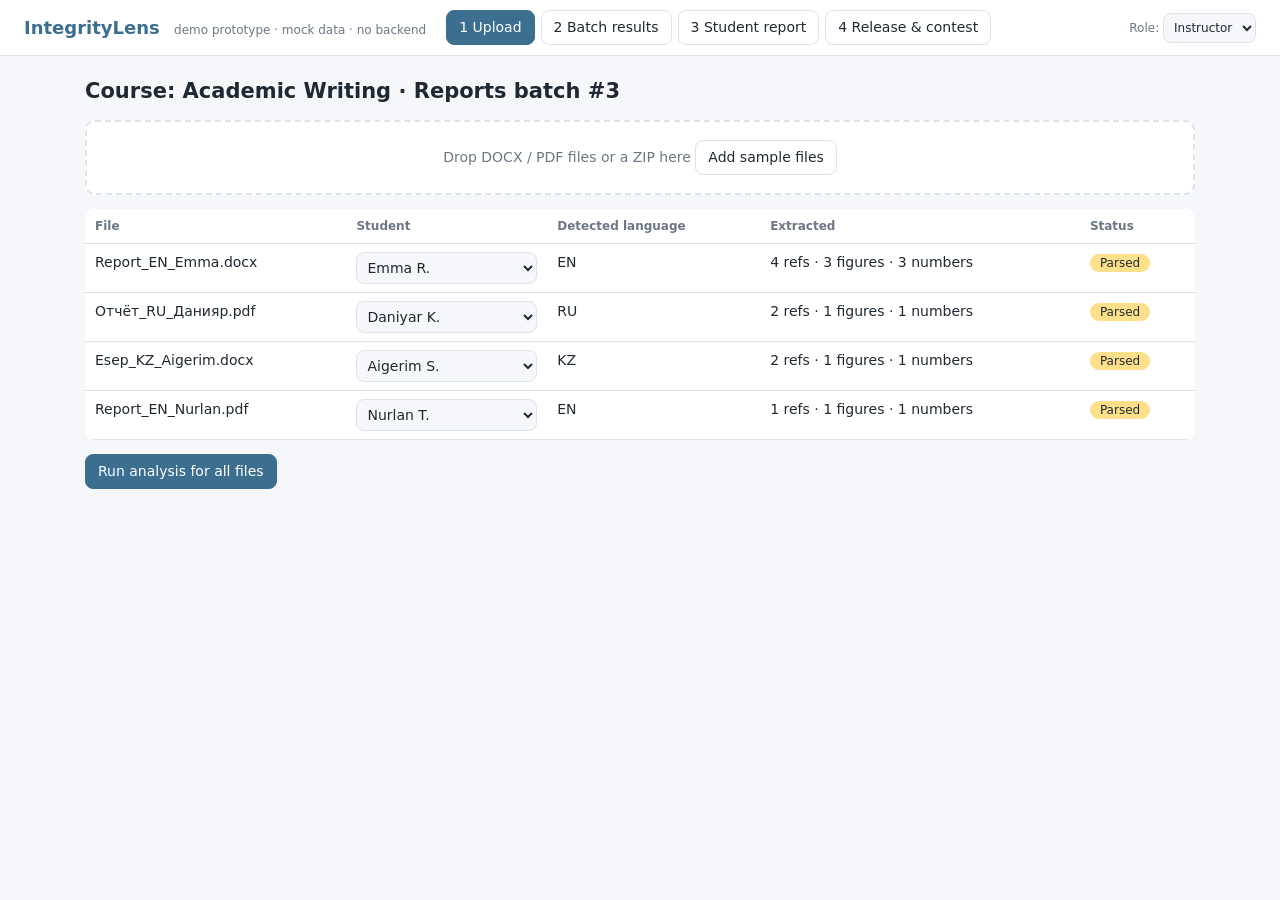
<file: prototype/index.html>
<!DOCTYPE html>
<html lang="en"><head><meta charset="utf-8"><meta name="viewport" content="width=device-width,initial-scale=1">
<title>IntegrityLens — demo</title><link rel="stylesheet" href="style.css"></head>
<body>
<header><div class="logo">IntegrityLens <small>demo prototype · mock data · no backend</small></div>
<nav id="tabs"><button data-t="upload" class="on">1 Upload</button><button data-t="batch">2 Batch results</button><button data-t="report">3 Student report</button><button data-t="release">4 Release &amp; contest</button></nav>
<div class="role">Role: <select id="role"><option>Instructor</option><option>Student</option></select></div></header>
<main>
<section id="upload" class="tab on">
 <h2>Course: Academic Writing · Reports batch #3</h2>
 <div class="drop">Drop DOCX / PDF files or a ZIP here <button id="addf">Add sample files</button></div>
 <table><thead><tr><th>File</th><th>Student</th><th>Detected language</th><th>Extracted</th><th>Status</th></tr></thead><tbody id="files"></tbody></table>
 <p><button id="run" class="pri">Run analysis for all files</button> <span id="prog" class="note"></span></p>
</section>
<section id="batch" class="tab">
 <h2>Batch results <small>— one report per student</small></h2>
 <table><thead><tr><th>Student</th><th>Lang</th><th>AI-text estimate</th><th>References</th><th>Links</th><th>Figures</th><th>Calculations</th><th>Status</th><th></th></tr></thead><tbody id="rows"></tbody></table>
 <p class="note">Estimates are decision support. Nothing is sent to students until the instructor releases it.</p>
</section>
<section id="report" class="tab">
 <h2 id="rh"></h2>
 <div class="grid"><div>
  <div class="card"><h3>A. AI-text analysis <small>(click a highlighted fragment)</small></h3><div id="text" class="text"></div>
   <div class="legend"><span class="hl l1"></span>low <span class="hl l2"></span>medium <span class="hl l3"></span>high</div></div>
  <div class="card"><h3>B. Report checks</h3><div class="sub" id="sub"></div><div id="chk"></div></div>
 </div><div>
  <div class="card"><h3>Class probabilities</h3><div id="probs"></div><p class="note">Estimate with uncertainty. Hybrid human+AI text is a separate case.</p></div>
  <div class="card"><h3>Why this fragment?</h3><div id="why" class="why">Select a highlighted fragment.</div></div>
  <p><button class="pri" id="appr">Approve for release</button> <button onclick="window.print()">Export PDF</button></p>
  <p class="note">Limitation notice: this report is an estimate and may contain errors. It is not proof of misconduct.</p>
 </div></div>
</section>
<section id="release" class="tab">
 <h2>Release &amp; contest</h2>
 <div class="grid"><div class="card"><h3>Instructor: release reports to students</h3><table><tbody id="rel"></tbody></table>
  <p><button class="pri" id="send">Release &amp; send selected</button></p><p class="note" id="sentn"></p></div>
 <div class="card"><h3>Student: contest a result</h3><label>Report</label><select id="crep"></select>
  <label>Your comment</label><textarea id="ctext" rows="4" placeholder="I wrote this myself, here is my draft history…"></textarea>
  <button id="csend">Submit contest</button><ul id="clog"></ul></div></div>
</section>
</main>
<script src="data.js"></script><script src="app.js"></script></body></html>
</file>
<file: prototype/style.css>
:root{--bg:#f5f7fa;--c:#fff;--t:#1f2933;--m:#6b7785;--a:#3b6e8f;--b:#dde3ea}
@media(prefers-color-scheme:dark){:root{--bg:#14181d;--c:#1d232a;--t:#e6ebf0;--m:#98a4b0;--a:#6fa8c9;--b:#2e3740}}
*{box-sizing:border-box}body{margin:0;font:14px/1.5 system-ui,sans-serif;background:var(--bg);color:var(--t)}
header{display:flex;align-items:center;gap:20px;flex-wrap:wrap;padding:10px 24px;background:var(--c);border-bottom:1px solid var(--b)}
.logo{font-weight:700;font-size:18px;color:var(--a)}.logo small{color:var(--m);font-weight:400;font-size:12px;margin-left:8px}
nav{display:flex;gap:6px;flex:1;flex-wrap:wrap}button{border:1px solid var(--b);background:var(--c);color:var(--t);padding:6px 12px;border-radius:8px;cursor:pointer;font:inherit}
nav button.on,button:hover,.pri,.sub button.on{background:var(--a);color:#fff;border-color:var(--a)}
main{max-width:1150px;margin:20px auto;padding:0 20px}.tab{display:none}.tab.on{display:block}
h2{margin:8px 0 12px}h2 small{color:var(--m);font-weight:400;font-size:14px}h3 small{color:var(--m);font-weight:400}
table{width:100%;border-collapse:collapse;background:var(--c);border-radius:10px;overflow:hidden}
th,td{padding:8px 10px;text-align:left;border-bottom:1px solid var(--b);vertical-align:top}th{font-size:12px;color:var(--m)}
.drop{border:2px dashed var(--b);border-radius:10px;padding:18px;text-align:center;color:var(--m);margin-bottom:14px;background:var(--c)}
.grid{display:grid;grid-template-columns:1.5fr 1fr;gap:16px}@media(max-width:800px){.grid{grid-template-columns:1fr}}
.card{background:var(--c);border:1px solid var(--b);border-radius:10px;padding:14px;margin-bottom:14px}.card h3{margin:0 0 10px;font-size:15px}
.text{line-height:1.9}.f{cursor:pointer;border-radius:4px;padding:1px 2px}.l1{background:#fff3b0}.l2{background:#ffd08a}.l3{background:#ff9f9f}.f{color:#1f2933}.f.sel{outline:2px solid var(--a)}
.legend,.note{font-size:12px;color:var(--m)}.legend{margin-top:8px}.hl{display:inline-block;width:12px;height:12px;border-radius:3px;margin:0 4px 0 10px;vertical-align:middle}
.pr{margin:8px 0}.pr div{height:10px;border-radius:5px;background:var(--b);overflow:hidden;margin-top:3px}.pr i{display:block;height:100%;background:var(--a)}
.why{font-size:13px}.sub{display:flex;gap:6px;flex-wrap:wrap;margin-bottom:10px}
.pill{padding:2px 10px;border-radius:12px;font-size:12px;color:#1f2933;background:var(--b);white-space:nowrap}.g{background:#b7e4c7}.y{background:#ffe08a}.r{background:#ffadad}
label{display:block;font-size:12px;color:var(--m);margin-top:10px}textarea,select{width:100%;padding:6px;border:1px solid var(--b);border-radius:8px;background:var(--bg);color:var(--t);font:inherit}
.role{font-size:12px;color:var(--m)}.role select{width:auto}ul{padding-left:18px}td select{min-width:120px}
@media print{header,button,.role{display:none}}
</file>
